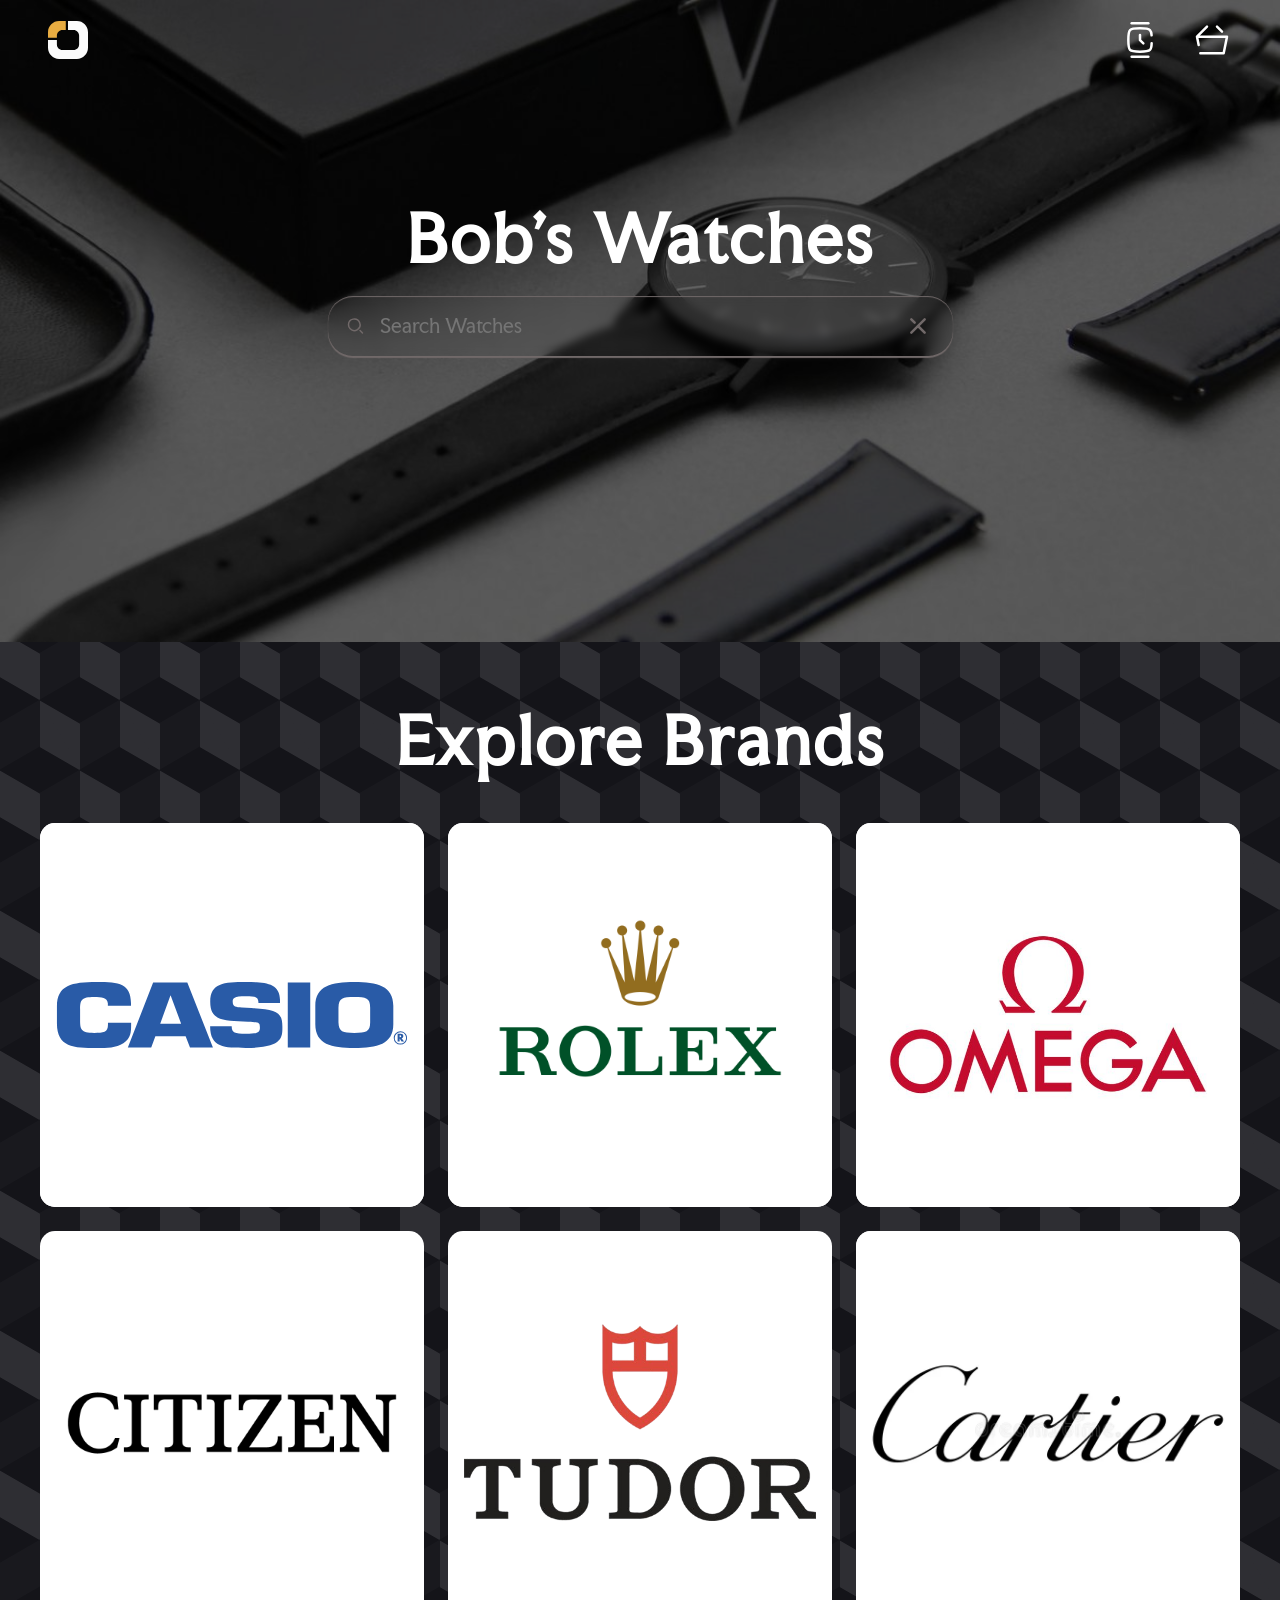
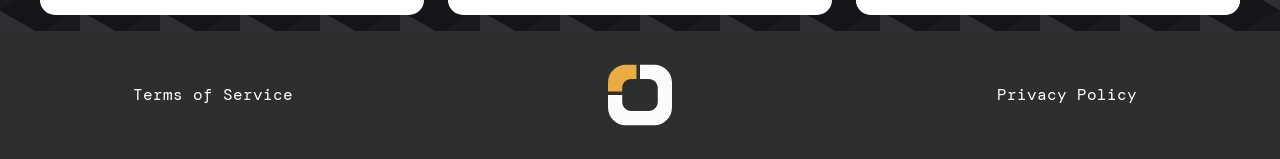
<file: index.html>
<!DOCTYPE html>
<html lang="en">
<head>
    <meta charset="UTF-8">
    <meta name="viewport" content="width=device-width, initial-scale=1.0">
    <title>Bob's Watches</title>
    <link rel="icon" type="image/x-icon" href="src/SVGs/Logo.svg">
    <link rel="stylesheet" href="css/common.css">
    <script src="javascript/common.js" defer></script>

    <link rel="stylesheet" href="css/index.css">
    <script src="javascript/index.js" defer></script>
</head>

<body>
    <nav>
        <a href="index.html">
            <svg width="40" height="40" viewBox="0 0 36 34" xmlns="http://www.w3.org/2000/svg">
            <path d="M16 8H13C10.2386 8 8 10.2386 8 13V15H0V10C3.02726e-06 4.47716 4.47715 1.28603e-07 10 0H16V8Z" fill="#E8AC41"/>
            <path d="M26 0C31.5228 2.57703e-07 36 4.47715 36 10V24C36 29.5228 31.5228 34 26 34H10C4.47715 34 2.25497e-07 29.5228 0 24V17H8V21C8 23.7614 10.2386 26 13 26H23C25.7614 26 28 23.7614 28 21V13C28 10.2386 25.7614 8 23 8H18V0H26Z" fill="#FBFBFB"/>
        </svg>
        </a>
        <div>
            <a onclick="gotoList()">
                <svg width="40" height="40" viewBox="0 0 24 24" fill="none" xmlns="http://www.w3.org/2000/svg">
                <path d="M12 9V12.0769L14 14" stroke="#FBFBFB" stroke-width="1.5" stroke-linecap="round" stroke-linejoin="round"/>
                <path d="M7 2H17" stroke="#FBFBFB" stroke-width="1.5" stroke-linecap="round"/>
                <path d="M7 22H17" stroke="#FBFBFB" stroke-width="1.5" stroke-linecap="round"/>
                <path d="M18.9614 9.2C18.8849 7.66459 18.6565 6.70674 17.9749 6.02513C16.9497 5 15.2998 5 12 5C8.70017 5 7.05025 5 6.02513 6.02513C5 7.05025 5 8.70017 5 12C5 15.2998 5 16.9497 6.02513 17.9749C7.05025 19 8.70017 19 12 19C15.2998 19 16.9497 19 17.9749 17.9749C18.7678 17.1819 18.9474 16.0151 18.9881 14" stroke="#FBFBFB" stroke-width="1.5" stroke-linecap="round"/>
            </svg>
            </a>
            <a href="basket.html">
                <svg width="40" height="40" viewBox="0 0 24 24" fill="none" xmlns="http://www.w3.org/2000/svg">
                <path d="M3 10H21L19 20H5M3 10L4 15M3 10L9 4M18 7L15 4" stroke="#FBFBFB" stroke-width="1.5" stroke-linecap="round" stroke-linejoin="round"/>
            </svg>
            </a>
        </div>
    </nav>

    <article class="hero">
        <img src="src/hero.jpg" alt="hero"/>
        <div class="hero-text">
            <h1>Bob's Watches</h1>
            <div class="search">
                <label for="search">
                    <svg width="25px" height="25px" viewBox="0 -3 25 25" fill="none" xmlns="http://www.w3.org/2000/svg">
                        <path fill-rule="evenodd" clip-rule="evenodd" d="M5.5 10.7655C5.50003 8.01511 7.44296 5.64777 10.1405 5.1113C12.8381 4.57483 15.539 6.01866 16.5913 8.55977C17.6437 11.1009 16.7544 14.0315 14.4674 15.5593C12.1804 17.0871 9.13257 16.7866 7.188 14.8415C6.10716 13.7604 5.49998 12.2942 5.5 10.7655Z" stroke="#000000" stroke-width="1.5" stroke-linecap="round" stroke-linejoin="round"/>
                        <path d="M17.029 16.5295L19.5 19.0005" stroke="#000000" stroke-width="1.5" stroke-linecap="round" stroke-linejoin="round"/>
                    </svg>
                </label>

                <input id="search" type="text" placeholder="Search Watches" maxlength="25"/>

                <div id="x">
                    <svg width="40px" height="40px" viewBox="0 0 24 24" fill="none" xmlns="http://www.w3.org/2000/svg">
                        <path d="M16 8L8 16M12 12L16 16M8 8L10 10M21" stroke="#000000" stroke-width="1.5" stroke-linecap="round" stroke-linejoin="round"/>
                    </svg>
                </div>
            </div>
        </div>
    </article>

    <article class="brands">
        <h1>Explore Brands</h1>
        <div class="brand-list">
            <div class="brand-tile"><a onclick="gotoList('Casio')"> <img src="src/brands/casio.svg" alt="Casio" height="450" width="450"/> </a> </div>
            <div class="brand-tile"><a onclick="gotoList('Rolex')"> <img src="src/brands/rolex.jpg" alt="Rolex" height="450" width="450"/> </a> </div>
            <div class="brand-tile"><a onclick="gotoList('Omega')"> <img src="src/brands/omega.jpg" alt="Omega" height="450" width="450"/> </a> </div>
            <div class="brand-tile"><a onclick="gotoList('Citizen')"> <img src="src/brands/citizen.png" alt="Citizen" height="450" width="450"/> </a> </div>
            <div class="brand-tile"><a onclick="gotoList('Tutor')"> <img src="src/brands/tutors.png" alt="Tutor" height="450" width="450"/> </a> </div>
            <div class="brand-tile"><a onclick="gotoList('Cartier')"> <img src="src/brands/cartier.webp" alt="Cartier" height="450" width="450"/> </a> </div>
        </div>
    </article>

    <footer>
        <div class="f-left">
            <p>Terms of Service</p>
        </div>
        <svg width="64" height="64" viewBox="0 0 36 34" xmlns="http://www.w3.org/2000/svg">
            <path d="M16 8H13C10.2386 8 8 10.2386 8 13V15H0V10C3.02726e-06 4.47716 4.47715 1.28603e-07 10 0H16V8Z" fill="#E8AC41"/>
            <path d="M26 0C31.5228 2.57703e-07 36 4.47715 36 10V24C36 29.5228 31.5228 34 26 34H10C4.47715 34 2.25497e-07 29.5228 0 24V17H8V21C8 23.7614 10.2386 26 13 26H23C25.7614 26 28 23.7614 28 21V13C28 10.2386 25.7614 8 23 8H18V0H26Z" fill="#FBFBFB"/>
        </svg>
        <div class="f-right">
            <p>Privacy Policy</p>
        </div>
    </footer>
</body>
</html>
</file>
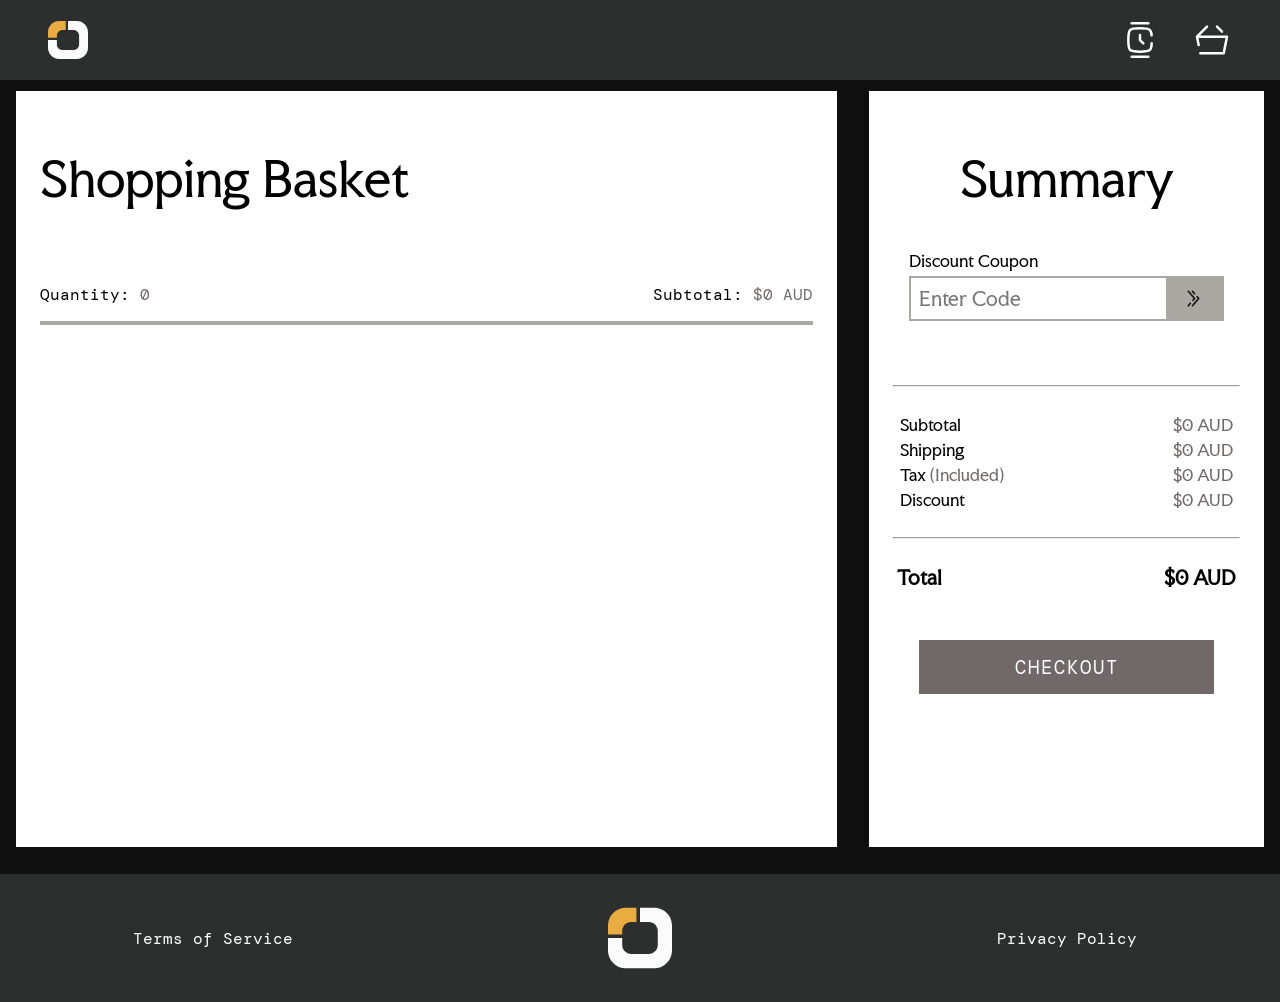
<file: basket.html>
<!DOCTYPE html>
<html lang="en">
<head>
    <meta charset="UTF-8">
    <meta name="viewport" content="width=device-width, initial-scale=1.0">
    <title>Bob's Watches</title>
    <link rel="icon" type="image/x-icon" href="src/SVGs/Logo.svg">
    <link rel="stylesheet" href="css/common.css">
    <script src="javascript/common.js" defer></script>

    <link rel="stylesheet" href="css/basket.css">
    <script src="javascript/basket.js" defer></script>
</head>

<body>
    <nav class="static">
    <a href="index.html">
        <svg width="40" height="40" viewBox="0 0 36 34" xmlns="http://www.w3.org/2000/svg">
            <path d="M16 8H13C10.2386 8 8 10.2386 8 13V15H0V10C3.02726e-06 4.47716 4.47715 1.28603e-07 10 0H16V8Z" fill="#E8AC41"/>
            <path d="M26 0C31.5228 2.57703e-07 36 4.47715 36 10V24C36 29.5228 31.5228 34 26 34H10C4.47715 34 2.25497e-07 29.5228 0 24V17H8V21C8 23.7614 10.2386 26 13 26H23C25.7614 26 28 23.7614 28 21V13C28 10.2386 25.7614 8 23 8H18V0H26Z" fill="#FBFBFB"/>
        </svg>
    </a>
    <div>
        <a onclick="gotoList()">
            <svg width="40" height="40" viewBox="0 0 24 24" fill="none" xmlns="http://www.w3.org/2000/svg">
                <path d="M12 9V12.0769L14 14" stroke="#FBFBFB" stroke-width="1.5" stroke-linecap="round" stroke-linejoin="round"/>
                <path d="M7 2H17" stroke="#FBFBFB" stroke-width="1.5" stroke-linecap="round"/>
                <path d="M7 22H17" stroke="#FBFBFB" stroke-width="1.5" stroke-linecap="round"/>
                <path d="M18.9614 9.2C18.8849 7.66459 18.6565 6.70674 17.9749 6.02513C16.9497 5 15.2998 5 12 5C8.70017 5 7.05025 5 6.02513 6.02513C5 7.05025 5 8.70017 5 12C5 15.2998 5 16.9497 6.02513 17.9749C7.05025 19 8.70017 19 12 19C15.2998 19 16.9497 19 17.9749 17.9749C18.7678 17.1819 18.9474 16.0151 18.9881 14" stroke="#FBFBFB" stroke-width="1.5" stroke-linecap="round"/>
            </svg>
        </a>
        <a href="basket.html">
            <svg width="40" height="40" viewBox="0 0 24 24" fill="none" xmlns="http://www.w3.org/2000/svg">
                <path d="M3 10H21L19 20H5M3 10L4 15M3 10L9 4M18 7L15 4" stroke="#FBFBFB" stroke-width="1.5" stroke-linecap="round" stroke-linejoin="round"/>
            </svg>
        </a>
    </div>
</nav>

    <main>
        <article class="list">
            <h1 id="title">Shopping Basket</h1>
            <br>
            <div id="items">
                <div class="overview">
                    <p>Quantity: <span id="quantity">0</span></p>
                    <p>Subtotal: <span id="sub">$0</span></p>
                </div>
                <ul>
                    <li id="b0">
                        <img src="src/Watch-Images/speed-front.avif" alt="Product"/>
                        <div class="left">
                            <h2 class="title">Title</h2>
                            <h3 class="brand">Brand</h3>
                        </div>

                        <div class="right">
                            <h3 class="year">Year</h3>
                            <h2 class="price">Price</h2>
                        </div>

                        <div class="close" onclick="remove(0)">
                            <svg width="80px" height="80px" viewBox="0 0 24 24" fill="none" xmlns="http://www.w3.org/2000/svg">
                                <path d="M16 8L8 16M12 12L16 16M8 8L10 10M21" stroke="#000000" stroke-width="1.5" stroke-linecap="round" stroke-linejoin="round"/>
                            </svg>
                        </div>
                    </li>
                    <li id="b1">
                        <img src="src/Watch-Images/speed-front.avif" alt="Product"/>
                        <div class="left">
                            <h2 class="title">Title</h2>
                            <h3 class="brand">Brand</h3>
                        </div>

                        <div class="right">
                            <h3 class="year">Year</h3>
                            <h2 class="price">Price</h2>
                        </div>

                        <div class="close" onclick="remove(1)">
                            <svg width="80px" height="80px" viewBox="0 0 24 24" fill="none" xmlns="http://www.w3.org/2000/svg">
                                <path d="M16 8L8 16M12 12L16 16M8 8L10 10M21" stroke="#000000" stroke-width="1.5" stroke-linecap="round" stroke-linejoin="round"/>
                            </svg>
                        </div>
                    </li>
                    <li id="b2">
                        <img src="src/Watch-Images/speed-front.avif" alt="Product"/>
                        <div class="left">
                            <h2 class="title">Title</h2>
                            <h3 class="brand">Brand</h3>
                        </div>

                        <div class="right">
                            <h3 class="year">Year</h3>
                            <h2 class="price">Price</h2>
                        </div>

                        <div class="close" onclick="remove(2)">
                            <svg width="80px" height="80px" viewBox="0 0 24 24" fill="none" xmlns="http://www.w3.org/2000/svg">
                                <path d="M16 8L8 16M12 12L16 16M8 8L10 10M21" stroke="#000000" stroke-width="1.5" stroke-linecap="round" stroke-linejoin="round"/>
                            </svg>
                        </div>
                    </li>
                    <li id="b3">
                        <img src="src/Watch-Images/speed-front.avif" alt="Product"/>
                        <div class="left">
                            <h2 class="title">Title</h2>
                            <h3 class="brand">Brand</h3>
                        </div>

                        <div class="right">
                            <h3 class="year">Year</h3>
                            <h2 class="price">Price</h2>
                        </div>

                        <div class="close" onclick="remove(3)">
                            <svg width="80px" height="80px" viewBox="0 0 24 24" fill="none" xmlns="http://www.w3.org/2000/svg">
                                <path d="M16 8L8 16M12 12L16 16M8 8L10 10M21" stroke="#000000" stroke-width="1.5" stroke-linecap="round" stroke-linejoin="round"/>
                            </svg>
                        </div>
                    </li>
                    <li id="b4">
                        <img src="src/Watch-Images/speed-front.avif" alt="Product"/>
                        <div class="left">
                            <h2 class="title">Title</h2>
                            <h3 class="brand">Brand</h3>
                        </div>

                        <div class="right">
                            <h3 class="year">Year</h3>
                            <h2 class="price">Price</h2>
                        </div>

                        <div class="close" onclick="remove(4)">
                            <svg width="80px" height="80px" viewBox="0 0 24 24" fill="none" xmlns="http://www.w3.org/2000/svg">
                                <path d="M16 8L8 16M12 12L16 16M8 8L10 10M21" stroke="#000000" stroke-width="1.5" stroke-linecap="round" stroke-linejoin="round"/>
                            </svg>
                        </div>
                    </li>
                </ul>
            </div>

            <div id="order">
                <div class="field">
                    <label for="name">Full Name</label>
                    <input type="text" id="name" placeholder="Name" onkeydown="checkFields()" onkeyup="checkFields()"/>
                </div>
                <div class="field">
                    <label for="email">Email</label>
                    <input type="text" id="email" placeholder="John@email.com" onkeydown="checkFields()" onkeyup="checkFields()"/>
                </div>
                <div class="field">
                    <label for="phone">Phone</label>
                    <input type="text" id="phone" placeholder="Phone" onkeydown="checkFields()" onkeyup="checkFields()"/>
                </div>
                <div class="field">
                    <label for="address">Address</label>
                    <input type="text" id="address" placeholder="Address" onkeydown="checkFields()" onkeyup="checkFields()"/>
                </div>
                <br>
                <div class="field">
                    <label for="card">Card Number</label>
                    <input type="text" id="card" placeholder="Card Number" onkeydown="checkFields()" onkeyup="checkFields()"/>
                </div>
                <div class="field">
                    <label for="expire">Card Expiration</label>
                    <input type="text" id="expire" placeholder="Card Expiration " onkeydown="checkFields()" onkeyup="checkFields()"/>
                </div>
                <div class="field">
                    <label for="cvv">CVV</label>
                    <input type="text" id="cvv" placeholder="CVV" onkeydown="checkFields()" onkeyup="checkFields()"/>
                </div>
            </div>

        </article>

        <article class="summary">
            <h1>Summary</h1>

            <section class="discount">
                <label for="code">Discount Coupon</label>
                <div class="d-entry">
                    <input id="code" type="text" placeholder="Enter Code">
                    <button onclick="calculateTotal()">
                        <svg width="25px" height="25px" viewBox="0 0 24 24" fill="none" xmlns="http://www.w3.org/2000/svg">
                            <path d="M11 19L17 12L15.5 10.25M11 5L13 7.33333" stroke="#1C274C" stroke-width="1.5" stroke-linecap="round" stroke-linejoin="round"/>
                            <path d="M7 5L13 12L11.5 13.75M7 19L9 16.6667" stroke="#1C274C" stroke-width="1.5" stroke-linecap="round" stroke-linejoin="round"/>
                        </svg>
                    </button>
                </div>
                <p id="msg"></p>
            </section>
            <hr>

            <table>
                <tr>
                    <td class="label">Subtotal</td>
                    <td class="value" id="subtotal">$X,XXX</td>
                </tr>
                <tr>
                    <td class="label">Shipping</td>
                    <td class="value" id="shipping">$X,XXX</td>
                </tr>
                <tr>
                    <td class="label">Tax <span style="color: var(--dim)">(Included)</span></td>
                    <td class="value" id="tax">$X,XXX</td>
                </tr>
                <tr>
                    <td class="label">Discount <span id="percent">-</span></td>
                    <td class="value" id="discount">$X,XXX</td>
                </tr>
            </table>
            <hr>

            <section class="checkout">
                <div class="total">
                    <h3>Total</h3>
                    <h3 id="total">$Z,ZZZ</h3>
                </div>

                <button id="buy" onclick="proceed()">
                    CHECKOUT
                </button>
            </section>
        </article>
    </main>

    <footer>
        <div class="f-left">
            <p>Terms of Service</p>
        </div>
        <svg width="64" height="64" viewBox="0 0 36 34" xmlns="http://www.w3.org/2000/svg">
            <path d="M16 8H13C10.2386 8 8 10.2386 8 13V15H0V10C3.02726e-06 4.47716 4.47715 1.28603e-07 10 0H16V8Z" fill="#E8AC41"/>
            <path d="M26 0C31.5228 2.57703e-07 36 4.47715 36 10V24C36 29.5228 31.5228 34 26 34H10C4.47715 34 2.25497e-07 29.5228 0 24V17H8V21C8 23.7614 10.2386 26 13 26H23C25.7614 26 28 23.7614 28 21V13C28 10.2386 25.7614 8 23 8H18V0H26Z" fill="#FBFBFB"/>
        </svg>
        <div class="f-right">
            <p>Privacy Policy</p>
        </div>
    </footer>

</body>
</html>
</file>
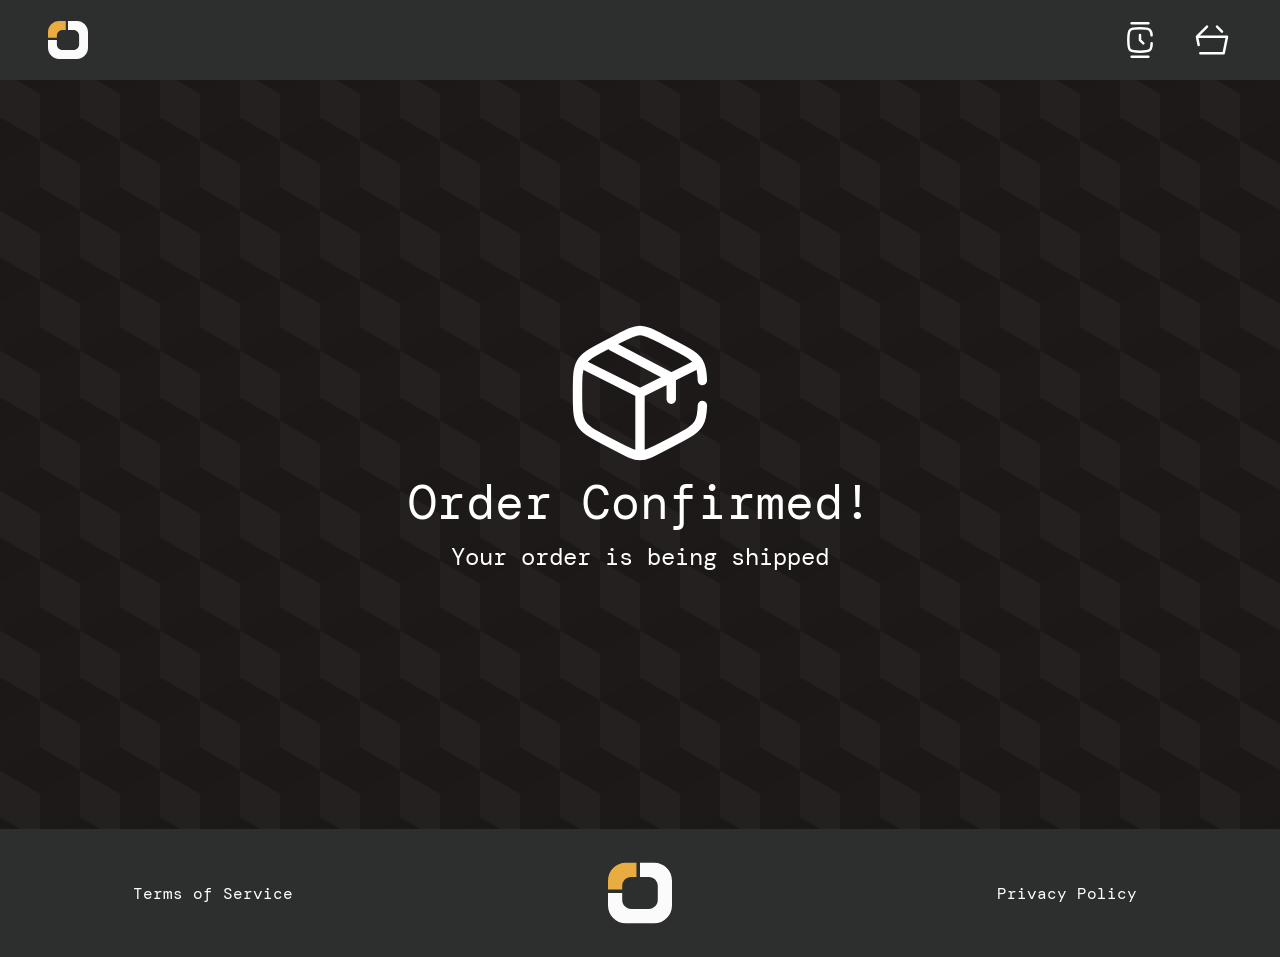
<file: confirmation.html>
<!DOCTYPE html>
<html lang="en">
<head>
    <meta charset="UTF-8">
    <meta name="viewport" content="width=device-width, initial-scale=1.0">
    <title>Bob's Watches</title>
    <link rel="icon" type="image/x-icon" href="src/SVGs/Logo.svg">
    <link rel="stylesheet" href="css/common.css">
    <script src="javascript/common.js" defer></script>

    <link rel="stylesheet" href="css/confirmation.css">
</head>

<body>
    <nav class="static">
    <a href="index.html">
        <svg width="40" height="40" viewBox="0 0 36 34" xmlns="http://www.w3.org/2000/svg">
            <path d="M16 8H13C10.2386 8 8 10.2386 8 13V15H0V10C3.02726e-06 4.47716 4.47715 1.28603e-07 10 0H16V8Z" fill="#E8AC41"/>
            <path d="M26 0C31.5228 2.57703e-07 36 4.47715 36 10V24C36 29.5228 31.5228 34 26 34H10C4.47715 34 2.25497e-07 29.5228 0 24V17H8V21C8 23.7614 10.2386 26 13 26H23C25.7614 26 28 23.7614 28 21V13C28 10.2386 25.7614 8 23 8H18V0H26Z" fill="#FBFBFB"/>
        </svg>
    </a>
    <div>
        <a onclick="gotoList()">
            <svg width="40" height="40" viewBox="0 0 24 24" fill="none" xmlns="http://www.w3.org/2000/svg">
                <path d="M12 9V12.0769L14 14" stroke="#FBFBFB" stroke-width="1.5" stroke-linecap="round" stroke-linejoin="round"/>
                <path d="M7 2H17" stroke="#FBFBFB" stroke-width="1.5" stroke-linecap="round"/>
                <path d="M7 22H17" stroke="#FBFBFB" stroke-width="1.5" stroke-linecap="round"/>
                <path d="M18.9614 9.2C18.8849 7.66459 18.6565 6.70674 17.9749 6.02513C16.9497 5 15.2998 5 12 5C8.70017 5 7.05025 5 6.02513 6.02513C5 7.05025 5 8.70017 5 12C5 15.2998 5 16.9497 6.02513 17.9749C7.05025 19 8.70017 19 12 19C15.2998 19 16.9497 19 17.9749 17.9749C18.7678 17.1819 18.9474 16.0151 18.9881 14" stroke="#FBFBFB" stroke-width="1.5" stroke-linecap="round"/>
            </svg>
        </a>
        <a href="basket.html">
            <svg width="40" height="40" viewBox="0 0 24 24" fill="none" xmlns="http://www.w3.org/2000/svg">
                <path d="M3 10H21L19 20H5M3 10L4 15M3 10L9 4M18 7L15 4" stroke="#FBFBFB" stroke-width="1.5" stroke-linecap="round" stroke-linejoin="round"/>
            </svg>
        </a>
    </div>
</nav>
    <main>
        <svg width="150px" height="150px" viewBox="0 0 24 24" fill="none" xmlns="http://www.w3.org/2000/svg">
            <path d="M21.9844 10C21.9473 8.68893 21.8226 7.85305 21.4026 7.13974C20.8052 6.12523 19.7294 5.56066 17.5777 4.43152L15.5777 3.38197C13.8221 2.46066 12.9443 2 12 2C11.0557 2 10.1779 2.46066 8.42229 3.38197L6.42229 4.43152C4.27063 5.56066 3.19479 6.12523 2.5974 7.13974C2 8.15425 2 9.41667 2 11.9415V12.0585C2 14.5833 2 15.8458 2.5974 16.8603C3.19479 17.8748 4.27063 18.4393 6.42229 19.5685L8.42229 20.618C10.1779 21.5393 11.0557 22 12 22C12.9443 22 13.8221 21.5393 15.5777 20.618L17.5777 19.5685C19.7294 18.4393 20.8052 17.8748 21.4026 16.8603C21.8226 16.1469 21.9473 15.3111 21.9844 14" stroke="#1C274C" stroke-width="1.5" stroke-linecap="round"/>
            <path d="M21 7.5L17 9.5M12 12L3 7.5M12 12V21.5M12 12C12 12 14.7426 10.6287 16.5 9.75C16.6953 9.65237 17 9.5 17 9.5M17 9.5V13M17 9.5L7.5 4.5" stroke="#1C274C" stroke-width="1.5" stroke-linecap="round"/>
        </svg>
        <h1>Order Confirmed!</h1>
        <h2>Your order is being shipped</h2>
    </main>

    <footer>
        <div class="f-left">
            <p>Terms of Service</p>
        </div>
        <svg width="64" height="64" viewBox="0 0 36 34" xmlns="http://www.w3.org/2000/svg">
            <path d="M16 8H13C10.2386 8 8 10.2386 8 13V15H0V10C3.02726e-06 4.47716 4.47715 1.28603e-07 10 0H16V8Z" fill="#E8AC41"/>
            <path d="M26 0C31.5228 2.57703e-07 36 4.47715 36 10V24C36 29.5228 31.5228 34 26 34H10C4.47715 34 2.25497e-07 29.5228 0 24V17H8V21C8 23.7614 10.2386 26 13 26H23C25.7614 26 28 23.7614 28 21V13C28 10.2386 25.7614 8 23 8H18V0H26Z" fill="#FBFBFB"/>
        </svg>
        <div class="f-right">
            <p>Privacy Policy</p>
        </div>
    </footer>
</body>
</html>
</file>
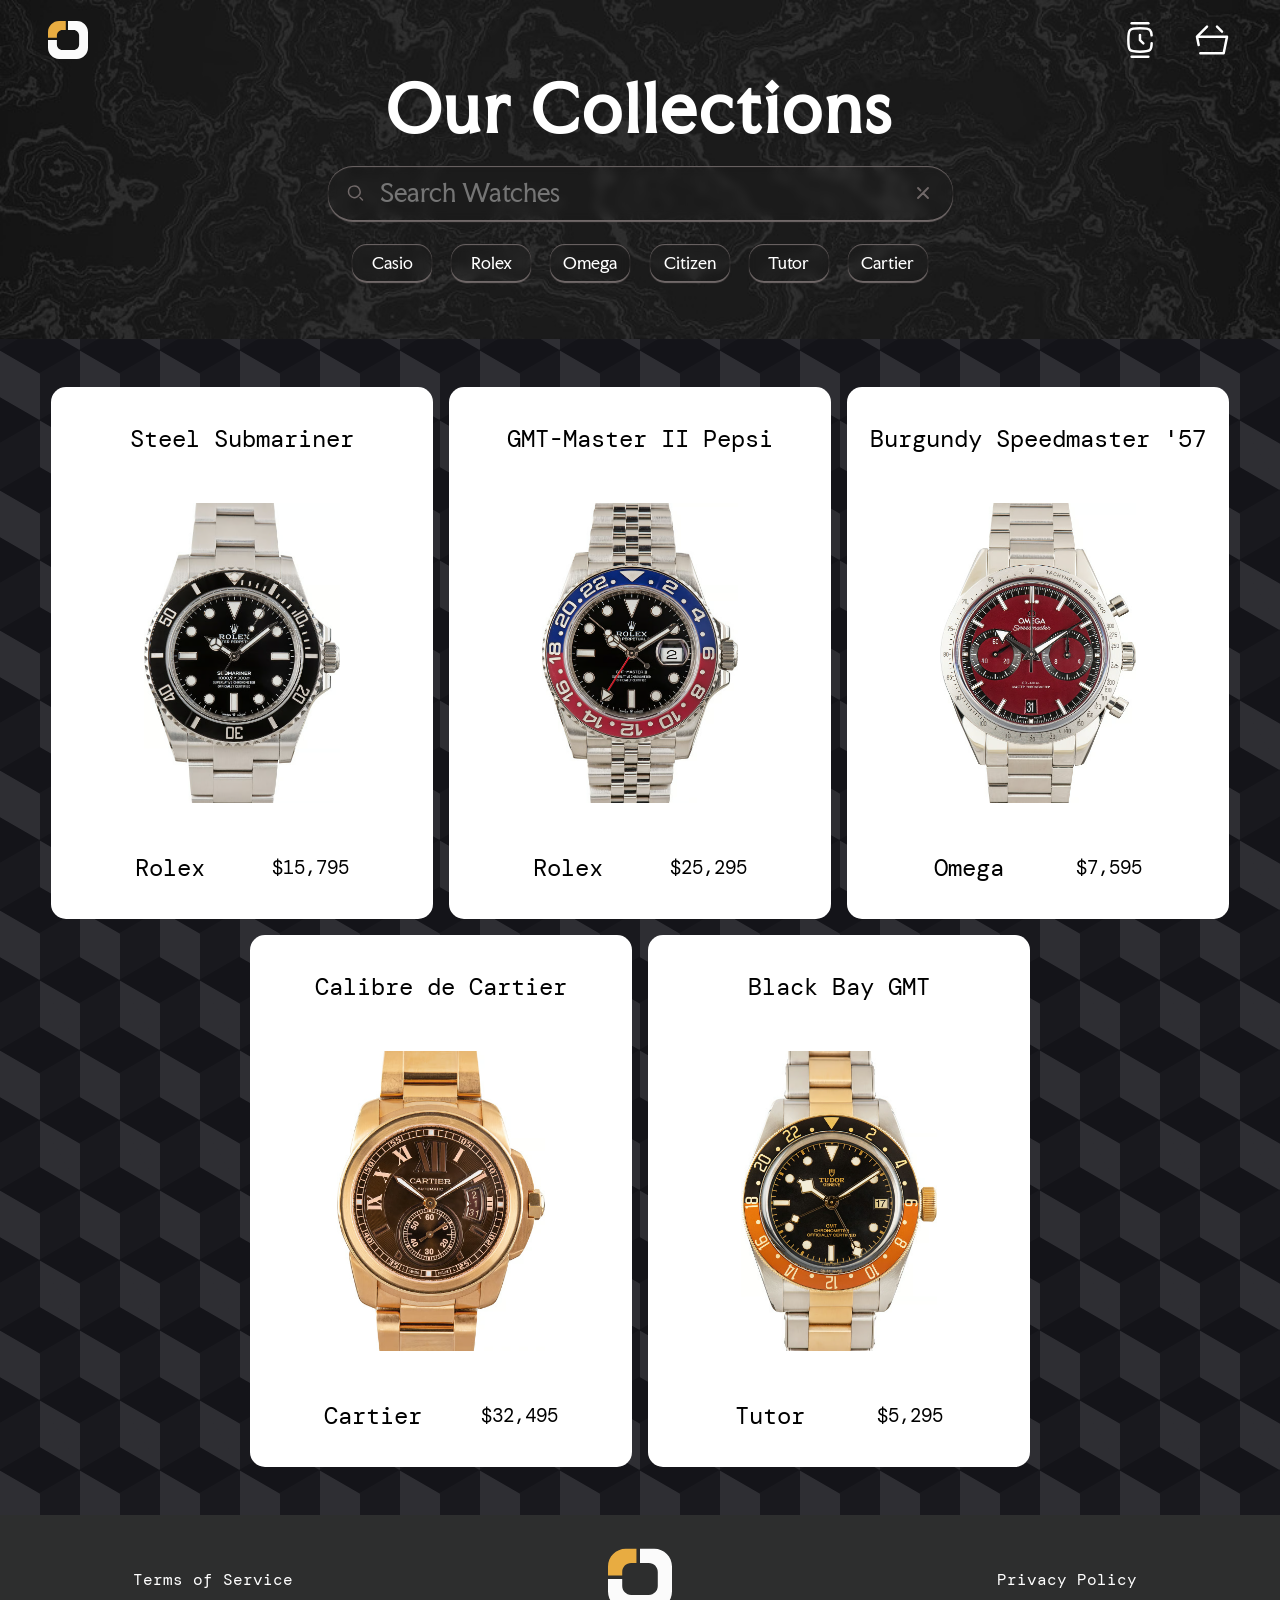
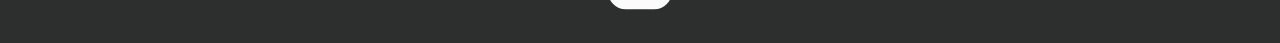
<file: list.html>
<!DOCTYPE html>
<html lang="en">
<head>
    <meta charset="UTF-8">
    <meta name="viewport" content="width=device-width, initial-scale=1.0">
    <title>Bob's Watches</title>
    <link rel="icon" type="image/x-icon" href="src/SVGs/Logo.svg">
    <link rel="stylesheet" href="css/common.css">
    <script src="javascript/common.js" defer></script>

    <link rel="stylesheet" href="css/list.css">
    <script src="javascript/list.js" defer></script>
</head>

<body>
    <nav>
    <a href="index.html">
        <svg width="40" height="40" viewBox="0 0 36 34" xmlns="http://www.w3.org/2000/svg">
            <path d="M16 8H13C10.2386 8 8 10.2386 8 13V15H0V10C3.02726e-06 4.47716 4.47715 1.28603e-07 10 0H16V8Z" fill="#E8AC41"/>
            <path d="M26 0C31.5228 2.57703e-07 36 4.47715 36 10V24C36 29.5228 31.5228 34 26 34H10C4.47715 34 2.25497e-07 29.5228 0 24V17H8V21C8 23.7614 10.2386 26 13 26H23C25.7614 26 28 23.7614 28 21V13C28 10.2386 25.7614 8 23 8H18V0H26Z" fill="#FBFBFB"/>
        </svg>
    </a>
    <div>
        <a onclick="gotoList()">
            <svg width="40" height="40" viewBox="0 0 24 24" fill="none" xmlns="http://www.w3.org/2000/svg">
                <path d="M12 9V12.0769L14 14" stroke="#FBFBFB" stroke-width="1.5" stroke-linecap="round" stroke-linejoin="round"/>
                <path d="M7 2H17" stroke="#FBFBFB" stroke-width="1.5" stroke-linecap="round"/>
                <path d="M7 22H17" stroke="#FBFBFB" stroke-width="1.5" stroke-linecap="round"/>
                <path d="M18.9614 9.2C18.8849 7.66459 18.6565 6.70674 17.9749 6.02513C16.9497 5 15.2998 5 12 5C8.70017 5 7.05025 5 6.02513 6.02513C5 7.05025 5 8.70017 5 12C5 15.2998 5 16.9497 6.02513 17.9749C7.05025 19 8.70017 19 12 19C15.2998 19 16.9497 19 17.9749 17.9749C18.7678 17.1819 18.9474 16.0151 18.9881 14" stroke="#FBFBFB" stroke-width="1.5" stroke-linecap="round"/>
            </svg>
        </a>
        <a href="basket.html">
            <svg width="40" height="40" viewBox="0 0 24 24" fill="none" xmlns="http://www.w3.org/2000/svg">
                <path d="M3 10H21L19 20H5M3 10L4 15M3 10L9 4M18 7L15 4" stroke="#FBFBFB" stroke-width="1.5" stroke-linecap="round" stroke-linejoin="round"/>
            </svg>
        </a>
    </div>
</nav>

    <article class="hero">
        <img src="src/damascus.jpg" alt="hero"/>

        <div class="hero-text">
            <h1>Our Collections</h1>

            <div class="search">
                <label for="search">
                    <svg width="25px" height="25px" viewBox="0 -3 25 25" fill="none" xmlns="http://www.w3.org/2000/svg">
                        <path fill-rule="evenodd" clip-rule="evenodd" d="M5.5 10.7655C5.50003 8.01511 7.44296 5.64777 10.1405 5.1113C12.8381 4.57483 15.539 6.01866 16.5913 8.55977C17.6437 11.1009 16.7544 14.0315 14.4674 15.5593C12.1804 17.0871 9.13257 16.7866 7.188 14.8415C6.10716 13.7604 5.49998 12.2942 5.5 10.7655Z" stroke="#000000" stroke-width="1.5" stroke-linecap="round" stroke-linejoin="round"/>
                        <path d="M17.029 16.5295L19.5 19.0005" stroke="#000000" stroke-width="1.5" stroke-linecap="round" stroke-linejoin="round"/>
                    </svg></label>
                <input id="search" type="text" placeholder="Search Watches" maxlength="40" onkeyup="applySearch()"/>
                <div id="x">
                    <svg width="30px" height="30px" viewBox="0 0 24 24" fill="none" xmlns="http://www.w3.org/2000/svg">
                        <path d="M16 8L8 16M12 12L16 16M8 8L10 10M21" stroke="#000000" stroke-width="1.5" stroke-linecap="round" stroke-linejoin="round"/>
                    </svg>
                </div>
            </div>

            <div class="option-list">
                <a class="option" onclick="fillSearch('Casio')">Casio</a>
                <a class="option" onclick="fillSearch('Rolex')">Rolex</a>
                <a class="option" onclick="fillSearch('Omega')">Omega</a>
                <a class="option" onclick="fillSearch('Citizen')">Citizen</a>
                <a class="option" onclick="fillSearch('Tutor')">Tutor</a>
                <a class="option" onclick="fillSearch('Cartier')">Cartier</a>
            </div>
        </div>

    </article>

    <article class="collection">

        <div class="product" onclick="gotoProduct(0)" id="0">
            <h1>watch</h1>
            <div class="product-image">
                <img src="src/Watch-Images/speed-front.avif" alt="watch" height="300">
            </div>
            <div class="product-info">
                <h2>brand</h2>
                <h3>price</h3>
            </div>
        </div>
        <div class="product" onclick="gotoProduct(1)" id="1">
            <h1>watch</h1>
            <div class="product-image">
                <img src="src/Watch-Images/speed-front.avif" alt="watch" height="300">
            </div>
            <div class="product-info">
                <h2>brand</h2>
                <h3>price</h3>
            </div>
        </div>
        <div class="product" onclick="gotoProduct(2)" id="2">
            <h1>watch</h1>
            <div class="product-image">
                <img src="src/Watch-Images/speed-front.avif" alt="watch" height="300">
            </div>
            <div class="product-info">
                <h2>brand</h2>
                <h3>price</h3>
            </div>
        </div>
        <div class="product" onclick="gotoProduct(3)" id="3">
            <h1>watch</h1>
            <div class="product-image">
                <img src="src/Watch-Images/speed-front.avif" alt="watch" height="300">
            </div>
            <div class="product-info">
                <h2>brand</h2>
                <h3>price</h3>
            </div>
        </div>
        <div class="product" onclick="gotoProduct(4)" id="4">
            <h1>watch</h1>
            <div class="product-image">
                <img src="src/Watch-Images/speed-front.avif" alt="watch" height="300">
            </div>
            <div class="product-info">
                <h2>brand</h2>
                <h3>price</h3>
            </div>
        </div>

    </article>

    <footer>
        <div class="f-left">
            <p>Terms of Service</p>
        </div>
        <svg width="64" height="64" viewBox="0 0 36 34" xmlns="http://www.w3.org/2000/svg">
            <path d="M16 8H13C10.2386 8 8 10.2386 8 13V15H0V10C3.02726e-06 4.47716 4.47715 1.28603e-07 10 0H16V8Z" fill="#E8AC41"/>
            <path d="M26 0C31.5228 2.57703e-07 36 4.47715 36 10V24C36 29.5228 31.5228 34 26 34H10C4.47715 34 2.25497e-07 29.5228 0 24V17H8V21C8 23.7614 10.2386 26 13 26H23C25.7614 26 28 23.7614 28 21V13C28 10.2386 25.7614 8 23 8H18V0H26Z" fill="#FBFBFB"/>
        </svg>
        <div class="f-right">
            <p>Privacy Policy</p>
        </div>
    </footer>
</body>
</html>
</file>
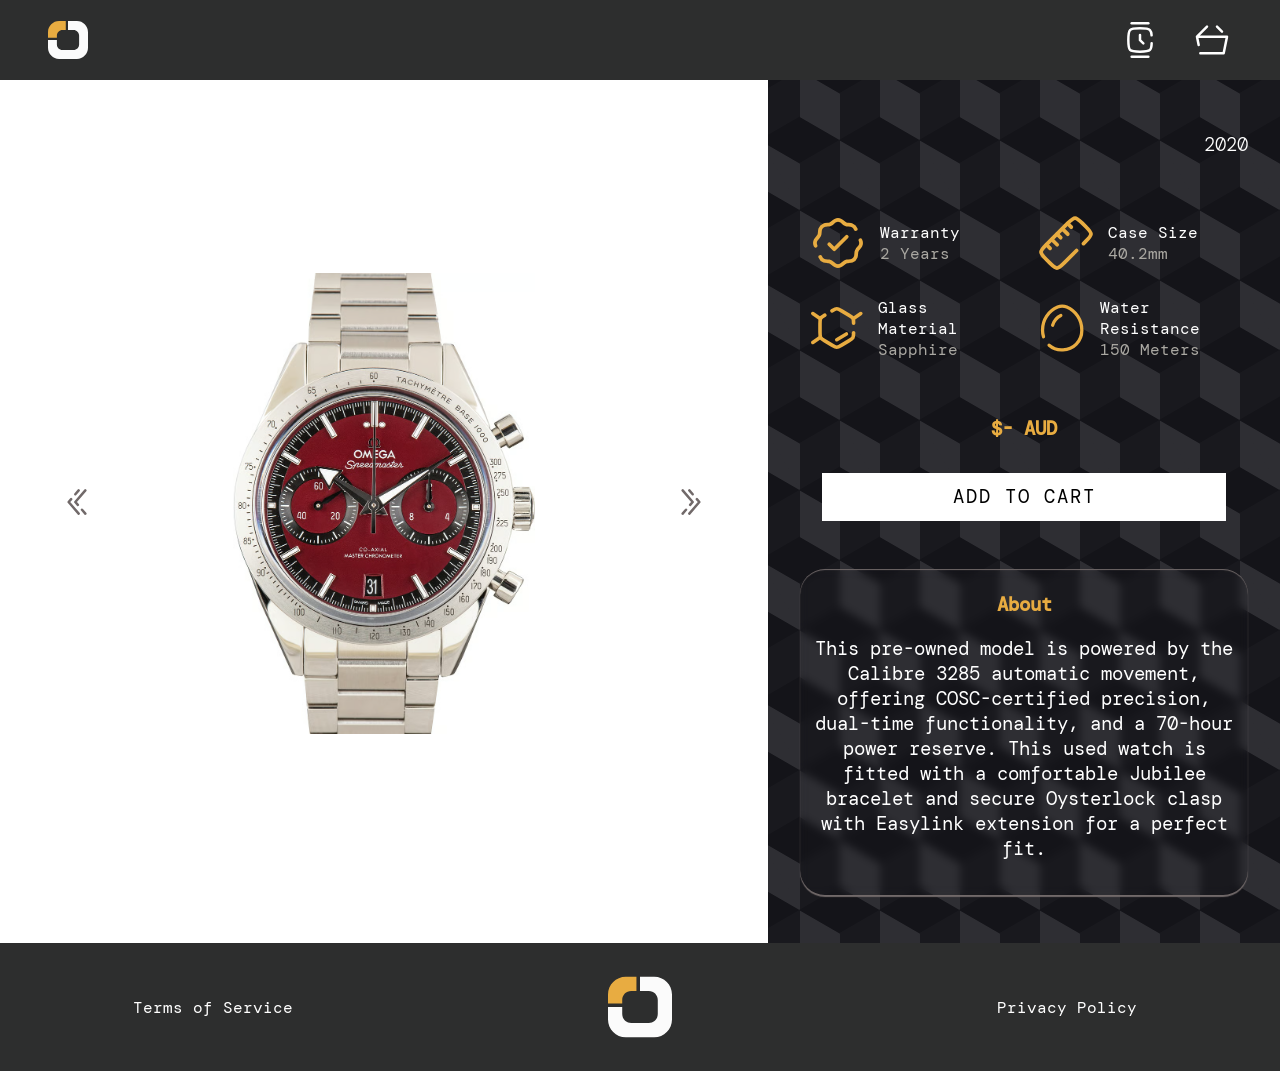
<file: product.html>
<!DOCTYPE html>
<html lang="en">
<head>
    <meta charset="UTF-8">
    <meta name="viewport" content="width=device-width, initial-scale=1.0">
    <title>Bob's Watches</title>
    <link rel="icon" type="image/x-icon" href="src/SVGs/Logo.svg">
    <link rel="stylesheet" href="css/common.css">
    <script src="javascript/common.js" defer></script>

    <link rel="stylesheet" href="css/product.css">
    <script src="javascript/product.js" defer></script>
</head>

<body>
    <nav class="static">
    <a href="index.html">
        <svg width="40" height="40" viewBox="0 0 36 34" xmlns="http://www.w3.org/2000/svg">
            <path d="M16 8H13C10.2386 8 8 10.2386 8 13V15H0V10C3.02726e-06 4.47716 4.47715 1.28603e-07 10 0H16V8Z" fill="#E8AC41"/>
            <path d="M26 0C31.5228 2.57703e-07 36 4.47715 36 10V24C36 29.5228 31.5228 34 26 34H10C4.47715 34 2.25497e-07 29.5228 0 24V17H8V21C8 23.7614 10.2386 26 13 26H23C25.7614 26 28 23.7614 28 21V13C28 10.2386 25.7614 8 23 8H18V0H26Z" fill="#FBFBFB"/>
        </svg>
    </a>
    <div>
        <a onclick="gotoList()">
            <svg width="40" height="40" viewBox="0 0 24 24" fill="none" xmlns="http://www.w3.org/2000/svg">
                <path d="M12 9V12.0769L14 14" stroke="#FBFBFB" stroke-width="1.5" stroke-linecap="round" stroke-linejoin="round"/>
                <path d="M7 2H17" stroke="#FBFBFB" stroke-width="1.5" stroke-linecap="round"/>
                <path d="M7 22H17" stroke="#FBFBFB" stroke-width="1.5" stroke-linecap="round"/>
                <path d="M18.9614 9.2C18.8849 7.66459 18.6565 6.70674 17.9749 6.02513C16.9497 5 15.2998 5 12 5C8.70017 5 7.05025 5 6.02513 6.02513C5 7.05025 5 8.70017 5 12C5 15.2998 5 16.9497 6.02513 17.9749C7.05025 19 8.70017 19 12 19C15.2998 19 16.9497 19 17.9749 17.9749C18.7678 17.1819 18.9474 16.0151 18.9881 14" stroke="#FBFBFB" stroke-width="1.5" stroke-linecap="round"/>
            </svg>
        </a>
        <a href="basket.html">
            <svg width="40" height="40" viewBox="0 0 24 24" fill="none" xmlns="http://www.w3.org/2000/svg">
                <path d="M3 10H21L19 20H5M3 10L4 15M3 10L9 4M18 7L15 4" stroke="#FBFBFB" stroke-width="1.5" stroke-linecap="round" stroke-linejoin="round"/>
            </svg>
        </a>
    </div>
</nav>

    <main>
        <section class="image">
            <div class="slider" onclick="imgScroll(false)">
                <svg width="40px" height="40px" viewBox="0 0 24 24" fill="none" xmlns="http://www.w3.org/2000/svg">
                    <path d="M13 19L7 12L8.5 10.25M13 5L11 7.33333" stroke="#1C274C" stroke-width="1.5" stroke-linecap="round" stroke-linejoin="round"/>
                    <path d="M17 5L11 12L12.5 13.75M17 19L15 16.6667" stroke="#1C274C" stroke-width="1.5" stroke-linecap="round" stroke-linejoin="round"/>
                </svg>
            </div>

            <div class="frame">
                <img src="src/Watch-Images/speed-front.avif" alt="product" id="img">
            </div>

            <div class="slider" onclick="imgScroll(true)">
                <svg width="40px" height="40px" viewBox="0 0 24 24" fill="none" xmlns="http://www.w3.org/2000/svg">
                    <path d="M11 19L17 12L15.5 10.25M11 5L13 7.33333" stroke="#1C274C" stroke-width="1.5" stroke-linecap="round" stroke-linejoin="round"/>
                    <path d="M7 5L13 12L11.5 13.75M7 19L9 16.6667" stroke="#1C274C" stroke-width="1.5" stroke-linecap="round" stroke-linejoin="round"/>
                </svg>
            </div>

        </section>
        <section class="info">
            <div class="info-header" id="info-header">
                <h1></h1>
                <div class="sub">
                    <h2 id="brand"></h2>
                    <h2 id="year">2020</h2>
                </div>
            </div>

            <div class="info-facts">
                <div class="point">
                    <svg width="60px" height="60px" viewBox="0 0 24 24" fill="none" xmlns="http://www.w3.org/2000/svg">
                        <path d="M8.5 12.5L10.5 14.5L15.5 9.5" stroke="#1C274C" stroke-width="1.5" stroke-linecap="round" stroke-linejoin="round"/>
                        <path d="M3.02907 13.0776C2.7032 12.3958 2.7032 11.6032 3.02907 10.9214C3.16997 10.6266 3.41023 10.3447 3.89076 9.78084C4.08201 9.55642 4.17764 9.44421 4.25796 9.32437C4.44209 9.04965 4.56988 8.74114 4.63393 8.41669C4.66188 8.27515 4.6736 8.12819 4.69706 7.83426C4.75599 7.09576 4.78546 6.72651 4.89427 6.41844C5.14594 5.70591 5.7064 5.14546 6.41893 4.89378C6.72699 4.78497 7.09625 4.7555 7.83475 4.69657C8.12868 4.67312 8.27564 4.66139 8.41718 4.63344C8.74163 4.56939 9.05014 4.4416 9.32485 4.25747C9.4447 4.17715 9.55691 4.08152 9.78133 3.89027C10.3452 3.40974 10.6271 3.16948 10.9219 3.02859C11.6037 2.70271 12.3963 2.70271 13.0781 3.02859C13.3729 3.16948 13.6548 3.40974 14.2187 3.89027C14.4431 4.08152 14.5553 4.17715 14.6752 4.25747C14.9499 4.4416 15.2584 4.56939 15.5828 4.63344C15.7244 4.66139 15.8713 4.67312 16.1653 4.69657C16.9038 4.7555 17.273 4.78497 17.5811 4.89378C18.2936 5.14546 18.8541 5.70591 19.1058 6.41844M4.89427 17.5806C5.14594 18.2931 5.7064 18.8536 6.41893 19.1053C6.72699 19.2141 7.09625 19.2435 7.83475 19.3025C8.12868 19.3259 8.27564 19.3377 8.41718 19.3656C8.74163 19.4297 9.05014 19.5574 9.32485 19.7416C9.44469 19.8219 9.55691 19.9175 9.78133 20.1088C10.3452 20.5893 10.6271 20.8296 10.9219 20.9705C11.6037 21.2963 12.3963 21.2963 13.0781 20.9705C13.3729 20.8296 13.6548 20.5893 14.2187 20.1088C14.4431 19.9175 14.5553 19.8219 14.6752 19.7416C14.9499 19.5574 15.2584 19.4297 15.5828 19.3656C15.7244 19.3377 15.8713 19.3259 16.1653 19.3025C16.9038 19.2435 17.273 19.2141 17.5811 19.1053C18.2936 18.8536 18.8541 18.2931 19.1058 17.5806C19.2146 17.2725 19.244 16.9033 19.303 16.1648C19.3264 15.8709 19.3381 15.7239 19.3661 15.5824C19.4301 15.2579 19.5579 14.9494 19.7421 14.6747C19.8224 14.5548 19.918 14.4426 20.1093 14.2182C20.5898 13.6543 20.8301 13.3724 20.971 13.0776C21.2968 12.3958 21.2968 11.6032 20.971 10.9214" stroke="#1C274C" stroke-width="1.5" stroke-linecap="round"/>
                    </svg>
                    <div class="point-text">
                        <h1>Warranty</h1>
                        <h2>2 Years</h2>
                    </div>
                </div>
                <div class="point">
                    <svg width="60px" height="60px" viewBox="0 0 24 24" fill="none" xmlns="http://www.w3.org/2000/svg">
                        <path d="M19 12.2315L19.9546 11.2769C21.3182 9.91327 22 9.23148 22 8.38426C22 7.53704 21.3182 6.85525 19.9546 5.49167L18.5083 4.04537C17.1448 2.68179 16.463 2 15.6157 2C14.7685 2 14.0867 2.68179 12.7231 4.04537L4.04537 12.7231C2.68179 14.0867 2 14.7685 2 15.6157C2 16.463 2.68179 17.1448 4.04537 18.5083L5.49167 19.9546C6.85525 21.3182 7.53704 22 8.38426 22C9.23148 22 9.91327 21.3182 11.2769 19.9546L16.2315 15" stroke="#1C274C" stroke-width="1.5" stroke-linecap="round"/>
                        <path d="M8.46436 8.46448L9.87857 9.87869" stroke="#1C274C" stroke-width="1.5" stroke-linecap="round"/>
                        <path d="M12.707 4.2218L14.1212 5.63602" stroke="#1C274C" stroke-width="1.5" stroke-linecap="round"/>
                        <path d="M4.22192 12.7072L5.63614 14.1214" stroke="#1C274C" stroke-width="1.5" stroke-linecap="round"/>
                        <path d="M6.34326 10.5858L8.46458 12.7071" stroke="#1C274C" stroke-width="1.5" stroke-linecap="round"/>
                        <path d="M10.5857 6.34314L12.707 8.46446" stroke="#1C274C" stroke-width="1.5" stroke-linecap="round"/>
                    </svg>
                    <div class="point-text">
                        <h1>Case Size</h1>
                        <h2>40.2mm</h2>
                    </div>
                </div>
                <div class="point">
                    <svg width="60px" height="60px" viewBox="0 0 24 24" fill="none" xmlns="http://www.w3.org/2000/svg">
                        <path d="M7.02073 6.63792C6.03454 7.22412 5.54145 7.51723 5.27073 8C5 8.48277 5 9.06898 5 10.2414V13.7586C5 14.931 5 15.5172 5.27073 16C5.54145 16.4828 6.03454 16.7759 7.02073 17.3621L9.97927 19.1207C10.9655 19.7069 11.4585 20 12 20C12.5415 20 13.0345 19.7069 14.0207 19.1207L16.9793 17.3621C17.9655 16.7759 18.4585 16.4828 18.7293 16C18.9807 15.5516 18.9986 15.0139 18.9999 14M9.97927 4.87931C10.9655 4.2931 11.4585 4 12 4C12.5415 4 13.0345 4.2931 14.0207 4.87931L16.9793 6.63792C17.9655 7.22412 18.4585 7.51723 18.7293 8C18.9808 8.44845 18.9986 8.98615 18.9999 10.0001" stroke="#1C274C" stroke-width="1.5" stroke-linecap="round"/>
                        <path d="M5 8L2 6" stroke="#1C274C" stroke-width="1.5" stroke-linecap="round" stroke-linejoin="round"/>
                        <path d="M19 8L22 6" stroke="#1C274C" stroke-width="1.5" stroke-linecap="round" stroke-linejoin="round"/>
                        <path d="M5 16L2 18" stroke="#1C274C" stroke-width="1.5" stroke-linecap="round" stroke-linejoin="round"/>
                        <path d="M12 16.8841L16 14.5" stroke="#1C274C" stroke-width="1.5" stroke-linecap="round"/>
                    </svg>
                    <div class="point-text">
                        <h1>Glass Material</h1>
                        <h2>Sapphire</h2>
                    </div>
                </div>
                <div class="point">
                    <svg width="60px" height="60px" viewBox="0 0 24 24" fill="none" xmlns="http://www.w3.org/2000/svg">
                        <path d="M3.44668 16C3.15698 15.1183 3 14.1743 3 13.1928V12.9281C3 8.31651 5.72854 4.16347 9.90329 2.42077C11.2473 1.85974 12.7527 1.85974 14.0967 2.42077C18.2715 4.16347 21 8.31651 21 12.9281V13.1928C21 18.0569 17.1445 22 12.3885 22H11.6115C9.46786 22 7.50718 21.199 6 19.8736" stroke="#1C274C" stroke-width="1.5" stroke-linecap="round"/>
                        <path d="M7.61475 10.7237C8.2495 8.71826 9.63062 7.08805 11.3858 6.27637" stroke="#1C274C" stroke-width="1.5" stroke-linecap="round"/>
                    </svg>
                    <div class="point-text">
                        <h1>Water Resistance</h1>
                        <h2>150 Meters</h2>
                    </div>
                </div>
            </div>

            <div class="CTA">
                <h2 id="price">$- AUD</h2>
                <button onclick="buy()">ADD TO CART</button>
            </div>

            <div class="desc">
                <h2>About</h2>
                <p>
                    This pre-owned model is powered by the Calibre 3285 automatic movement, offering COSC-certified precision,
                    dual-time functionality, and a 70-hour power reserve. This used watch is fitted with a comfortable Jubilee
                    bracelet and secure Oysterlock clasp with Easylink extension for a perfect fit.
                </p>
            </div>


        </section>
    </main>

    <footer>
        <div class="f-left">
            <p>Terms of Service</p>
        </div>
        <svg width="64" height="64" viewBox="0 0 36 34" xmlns="http://www.w3.org/2000/svg">
            <path d="M16 8H13C10.2386 8 8 10.2386 8 13V15H0V10C3.02726e-06 4.47716 4.47715 1.28603e-07 10 0H16V8Z" fill="#E8AC41"/>
            <path d="M26 0C31.5228 2.57703e-07 36 4.47715 36 10V24C36 29.5228 31.5228 34 26 34H10C4.47715 34 2.25497e-07 29.5228 0 24V17H8V21C8 23.7614 10.2386 26 13 26H23C25.7614 26 28 23.7614 28 21V13C28 10.2386 25.7614 8 23 8H18V0H26Z" fill="#FBFBFB"/>
        </svg>
        <div class="f-right">
            <p>Privacy Policy</p>
        </div>
    </footer>

</body>
</html>
</file>
<file: css/common.css>
/* Font Options : "DM Mono", "Faculty Glyphic" */
@import url('https://fonts.googleapis.com/css2?family=Faculty+Glyphic&display=swap');
@import url('https://fonts.googleapis.com/css2?family=DM+Mono:ital,wght@0,300;0,400;0,500;1,300;1,400;1,500&display=swap');

:root {
    --white: #ffffff;
    --bone : #aaa8a2;
    --dim: #716969;
    --graphite: #2d2e2e;
    --onyx: #0f0f0f;
    --yellow: #e8ac41ff;
    --placehold: #DDA0DD;
    --transparent: #00000000;

}

html {
    height: 100%;
}

body {
    height: 100%;
    margin: 0;
    padding: 0;
    gap: 0;
    background-color:#556;
    background-image:
        linear-gradient(rgba(0, 0, 0, 0.7), rgba(0, 0, 0, 0.7)),
        linear-gradient(30deg, #445 12%, transparent 12.5%, transparent 87%, #445 87.5%, #445),
        linear-gradient(150deg, #445 12%, transparent 12.5%, transparent 87%, #445 87.5%, #445),
        linear-gradient(30deg, #445 12%, transparent 12.5%, transparent 87%, #445 87.5%, #445),
        linear-gradient(150deg, #445 12%, transparent 12.5%, transparent 87%, #445 87.5%, #445),
        linear-gradient(60deg, #99a 25%, transparent 25.5%, transparent 75%, #99a 75%, #99a),
        linear-gradient(60deg, #99a 25%, transparent 25.5%, transparent 75%, #99a 75%, #99a);

    background-size:80px 140px;
    background-position: 0 0, 0 0, 40px 70px, 40px 70px, 0 0, 40px 70px;
    overflow-y: scroll;
}

body::-webkit-scrollbar {
    -webkit-appearance: none;
}

body::-webkit-scrollbar-track {
    background: var(--graphite);
}

body::-webkit-scrollbar-thumb {
    background: var(--dim);
    border-radius: 5px;
}

body::-webkit-scrollbar-thumb:hover {
    background: var(--yellow);
}

nav {
    display: flex;
    flex-direction: row;
    justify-content: space-between;
    background: var(--transparent);
    padding: 8px 2.5%;
    height: 64px;
    align-items: stretch;
    position: fixed;
    width: 95%;
    top: 0;
    overflow: hidden;
    z-index: 10;
    transition: background 0.25s ease-in-out;
}

nav.static {
    background-color: var(--graphite);
}

nav.scrolled {
    background-color: var(--graphite);
}

nav a svg path{
    transition: stroke 0.15s ease-in-out, fill 0.15s ease-in-out;
}

nav a:hover svg path {
    fill: var(--yellow);
}

nav div a svg path {
    stroke: var(--white);
}

nav div a:hover svg path {
    stroke: var(--yellow);
    fill: none;
}

nav a {
    cursor: pointer;
    display: flex;
    align-items: center;
    padding: 16px;
    border-radius: 10px;
}

nav div {
    display: flex;
    flex-direction: row;
    justify-content: space-evenly;
    padding: 0;
    margin: 0;
}

footer {
    display: grid;
    grid-template-columns: 1fr 1fr 1fr;
    height: 8rem;
    background-color: var(--graphite);
    justify-content: space-evenly;
    align-items: center;
    place-items: center;
}

footer p {
    font-family: "DM Mono", monospace;
    color: var(--white);
    cursor: pointer;
    font-size: clamp(0.75rem, 2vw, 1rem);
    margin: 0;
}

footer p:hover {
    color: var(--yellow);
    text-decoration: underline;
}

@media (max-width: 480px) {
    nav a {
        padding: 10px;
    }

    nav a svg {
        width: 32px;
        height: 32px;
    }

    footer {
        height: 5rem;
    }
}
</file>
<file: css/index.css>
.hero {
    width: 100%;
    text-align: center;
    position: relative;
    overflow: hidden;
}

.hero img {
    width: 100%;
    filter: brightness(45%);
    min-height: 300px;
    object-fit: cover;
    display: block;
}

.hero-text {
    color: white;
    position: absolute;
    top: 50%;
    left: 50%;
    transform: translate(-50%, -80%);
    width: 90%;
    max-width: 700px;
}

.hero-text h1 {
    font-size: clamp(2rem, 6vw, 4rem);
    font-family: "Faculty Glyphic", sans-serif;
    letter-spacing: 3px;
    margin: 1rem;
    white-space: nowrap;
}

.search {
    display: inline-flex;
    justify-content: center;
    align-items: center;
    background: var(--transparent);
    padding: 10px 15px;
    border-radius: 25px;
    box-shadow: 0 1px 1px var(--dim) inset, 0 2px 1px var(--dim);
    backdrop-filter: blur(4px);
    gap: 10px;
    width: clamp(220px, 85%, 600px);
}

.search label {
    cursor: pointer;
    flex-shrink: 0;
}

.search label svg path {
    stroke: var(--dim);
    transition: 0.2s ease-in-out;
}

.search label:hover svg path {
    stroke: var(--bone);
}

.search input {
    font-family: "Faculty Glyphic", sans-serif;
    border: none;
    outline: none;
    color: var(--white);
    font-size: clamp(0.9rem, 3vw, 1.2rem);
    width: 100%;
    min-width: 0;
    background: none;
}

#x {
    cursor: pointer;
    padding: 0;
    margin: 0;
    display: flex;
    align-items: center;
}

#x svg path {
    stroke: var(--dim);
    transition: 0.2s ease-in-out;
}

#x:hover svg path {
    stroke: var(--bone);
}


.brands {
    padding: 1rem;
}

.brands h1 {
    text-align: center;
    padding: 25px;
    font-size: clamp(2rem, 6vw, 4rem);
    font-family: "Faculty Glyphic", sans-serif;
    letter-spacing: 3px;
    margin: 1rem;
    color: var(--white);
}

.brand-list {
    padding: 0 1.5rem;
    align-items: center;
    justify-content: center;
    display: flex;
    flex-wrap: wrap;
    gap: 1.5rem;
}

.brand-tile {
    transition: .2s ease-in-out;
}

.brand-tile img {
    background: var(--white);
    border-radius: 15px;
    z-index: 1;
    cursor: pointer;
    width: clamp(120px, 30vw, 400px);
    height: clamp(120px, 30vw, 400px);
    object-fit: contain;
    display: block;
}

.brand-tile:hover {
    transform: scale(1.05);
}

.brand-list:has(.brand-tile:hover) .brand-tile:not(:hover) {
    filter: brightness(70%);
}

@media (max-width: 768px) {
    .hero-text {
        transform: translate(-50%, -65%);
    }

    .hero img {
        min-height: 260px;
    }

    .hero-text h1 {
        letter-spacing: 1px;
    }

    .brands h1 {
        padding: 12px;
        margin: 0.5rem;
    }

    .brand-list {
        gap: 1rem;
        padding: 0 0.75rem;
    }
}
</file>
<file: css/basket.css>
html, body {
    height: 100%;
}

main {
    display: grid;
    grid-template-columns: 2fr 1fr;
    padding-top: 64px;
    min-height: 90%;
    background-color: var(--onyx);
}

.list {
    margin: 1.7rem 1rem;
    padding: 0 1.5rem;
    background: var(--white);
    text-align: left;
}

.summary {
    margin: 1.7rem 1rem;
    padding: 0 1.5rem;
    background: var(--white);
    text-align: center;
    font-family: "Faculty Glyphic", sans-serif;
}

h1 {
    font-size: clamp(1.8rem, 4vw, 3em);
    font-weight: normal;
    font-family: "Faculty Glyphic", sans-serif;
    padding-top: 1rem;
}

ul {
    list-style-type: none;
    margin: 0;
    padding: 0 0 2rem;
    border-top: 4px solid var(--bone);
}

li {
    display: grid;
    grid-template-columns: 1fr 4fr 2fr 1fr;
    padding: 1rem 0;
    margin: 1rem 0;
    border-bottom: 2px solid var(--bone);
    align-items: center;
    gap: 0.5rem;
}

li div {
    display: flex;
    flex-direction: column;
    justify-content: center;
    gap: .5rem;
}

li img {
    margin: 0 0.75rem;
    width: clamp(56px, 10vw, 80px);
    height: auto;
    object-fit: contain;
}

li h2, li h3 {
    font-size: clamp(1rem, 2.5vw, 1.5em);
    font-family: "DM Mono", sans-serif;
    padding: 0;
    margin: 0;
}

li h2 {
    font-weight: normal;
    color: var(--onyx);
}

li h3 {
    font-weight: lighter;
    color: var(--graphite);
}

.right {
    text-align: right;
}

.close {
    display: flex;
    justify-content: center;
    align-items: center;
    cursor: pointer;
    padding: 0 0.5rem;
}

.close svg path {
    stroke: var(--dim);
}

.close:hover svg path {
    stroke: var(--graphite);
}

.discount {
    margin: 1rem;
    text-align: left;
}

.d-entry {
    display: flex;
    margin-top: 5px;
    border: var(--bone) 2px solid;
    transition: .2s ease-in-out;
}

#code {
    font-family: "Faculty Glyphic", sans-serif;
    background-color: var(--white);
    outline: none;
    border-radius: 0;
    margin: 0;
    padding: .5rem;
    width: 100%;
    border: none;
    font-size: clamp(0.9rem, 2.5vw, 1.2rem);
}

.d-entry button {
    display: flex;
    align-items: center;
    justify-content: center;
    border: none;
    background-color: var(--bone);
    cursor: pointer;
    width: 3.5rem;
    transition: .2s ease-in-out;
    outline: none;
    flex-shrink: 0;
    aspect-ratio: unset;
    padding: .5rem;
    margin: 0;
}

.d-entry button:hover {
    background-color: var(--yellow);
}

.d-entry button svg path {
    stroke: var(--onyx);
}

.d-entry:has(button:hover) {
    border: var(--yellow) 2px solid;
}

#msg {
    min-height: 2rem;
}

table {
    padding: 1rem .25rem;
    margin: 0;
    width: 100%;
}

.label {
    text-align: left;
}

.value {
    text-align: right;
    color: var(--dim);
}

#percent {
    color: var(--dim);
}

.total {
    display: flex;
    justify-content: space-between;
    margin: 0 .25rem;
}

#buy {
    width: 85%;
    padding: 0.9rem 1rem;
    background-color: var(--bone);
    font-family: "DM Mono", sans-serif;
    font-size: clamp(0.9rem, 2.5vw, 1.2rem);
    font-weight: normal;
    border: none;
    cursor: pointer;
    letter-spacing: 2px;
    transition: 0.25s ease-in-out;
    margin: 2rem 0;
}

#buy:hover {
    background-color: var(--yellow);
}

#buy:disabled {
    color: var(--white);
    background-color: var(--dim);
    cursor: not-allowed;
}

.overview {
    display: flex;
    justify-content: space-between;
    font-family: "DM Mono", sans-serif;
}

.overview span {
    color: var(--dim);
}

.field {
    display: flex;
    font-family: "Faculty Glyphic", sans-serif;
    width: 100%;
    align-items: center;
    justify-content: center;
    margin: 1rem 0;
}

.field input {
    outline: none;
    padding: .7rem;
    font-size: 1.2rem;
    border: none;
    border-bottom: 2px solid var(--graphite);
    background-color: transparent;
    color: var(--graphite);
    width: 100%;
}

.field label {
    white-space: nowrap;
    width: 20%;
    font-size: 1.2rem;
    padding: 0 0.5rem;
    color: var(--onyx);
    transition: .2s ease-in-out;
}

.field:has(input:focus) label {
    color: var(--yellow);
}

@media (max-width: 768px) {
    main {
        grid-template-columns: 1fr;
    }

    .list, .summary {
        margin: .5rem .75rem;
        padding: 0 1rem;
    }

    .list {
        margin-top: 1.5rem;
    }


    .field {
        flex-direction: column;
        padding: 1rem 0;
    }

    .field label {
        width: 100%;
        text-align: left;
    }

    li {
        grid-template-columns: 1fr 1fr 1fr;
    }

    li img {
        display: none;
    }

}
</file>
<file: css/confirmation.css>
html, body {
    height: 100%;
}

main {
    color: var(--white);
    padding: 64px 0 0;
    margin: 0;
    height: 85%;
    display: flex;
    flex-direction: column;
    align-items: center;
    justify-content: center;
    font-family: "DM Mono", sans-serif;
    background-color: rgba(32, 26, 24, 0.7);
}

h1, h2 {
    font-weight: normal;
    margin: .2rem;
    padding: 0;
}

h1 {
    font-size: clamp(1.8rem, 5vw, 3rem);
}

h2 {
    font-size: clamp(1rem, 3vw, 1.5rem);
}

main svg path {
    stroke: var(--white);
}
</file>
<file: css/list.css>
.hero {
    width: 100%;
    text-align: center;
    position: relative;
    overflow: hidden;
}

.hero img {
    display: block;
    width: 100%;
    min-height: 260px;
    object-fit: cover;
    filter: brightness(70%);
}

.hero-text {
    color: white;
    position: absolute;
    top: 50%;
    left: 50%;
    transform: translate(-50%, -50%);
    width: 80%;
    max-width: 700px;
}

.hero-text h1 {
    font-size: clamp(1.8rem, 5vw, 4rem);
    font-family: "Faculty Glyphic", sans-serif;
    letter-spacing: 3px;
    margin: 1rem;
}

.search {
    display: inline-flex;
    justify-content: center;
    align-items: center;
    background: var(--transparent);
    padding: 10px 15px;
    border-radius: 25px;
    box-shadow: 0 1px 1px var(--dim) inset, 0 2px 1px var(--dim);
    backdrop-filter: blur(4px);
    gap: 10px;
    width: clamp(220px, 85%, 650px);
}

.search label {
    cursor: pointer;
    flex-shrink: 0;
}

.search label svg path {
    stroke: var(--dim);
}

.search input {
    font-family: "Faculty Glyphic", sans-serif;
    border: none;
    outline: none;
    color: var(--white);
    font-size: clamp(0.9rem, 3vw, 1.5rem);
    height: 2rem;
    width: 100%;
    min-width: 0;
    background: none;
}

#x {
    cursor: pointer;
    padding: 0;
    margin: 0;
    display: flex;
    align-items: center;
}

#x svg path {
    stroke: var(--dim);
    transition: 0.2s ease-in-out;
}

#x:hover svg path {
    stroke: var(--bone);
}

.option-list {
    display: flex;
    justify-content: center;
    wrap-option: wrap;
    padding-top: 1rem;
    gap: .2rem;
}

.option {
    cursor: pointer;
    font-family: "Faculty Glyphic", sans-serif;
    box-shadow: 0 1px 1px var(--dim) inset, 0 2px 1px var(--dim);
    backdrop-filter: blur(4px);
    border-radius: 15px;
    width: 4rem;
    padding: 0.5rem;
    margin: 0.5rem;
    color: var(--white);
    font-size: clamp(0.75rem, 2.5vw, 1rem);
    text-align: center;
}

.option:hover {
    transform: translate(0, 1px);
    box-shadow: 0 1px 1px var(--dim) inset, 0 1px 1px var(--dim);
}

.collection {
    align-items: start;
    justify-content: center;
    display: flex;
    flex-wrap: wrap;
    padding: 3rem;
    gap: 1rem;
    min-height: 90%;
}

.product {
    cursor: pointer;
    display: flex;
    flex-direction: column;
    align-items: center;
    justify-content: space-between;
    text-align: center;
    gap: 1px;
    background: var(--white);
    border-radius: 15px;
    padding: 1rem;
    transition: .2s;
    width: 350px;
    height: 500px;
}

.product:hover {
    transform: scale(1.05);
    z-index: 2;
}

.collection:has(.product:hover) .product:not(:hover) {
    filter: brightness(70%);
}

.product div {
    padding: 0;
}

.product-image {
    width: 300px;
    height: 300px;
    display: flex;
    justify-content: center;
}

.product {
    font-family: "DM Mono", sans-serif;
    overflow: hidden;
}

.product h1, h2, h3 {
    font-weight: normal;
}


.product-info {
    width: 100%;
    display: flex;
    align-items: center;
    justify-content: space-evenly;
}

@media (max-width: 768px) {

    .hero-text h1 {
        letter-spacing: 1px;
        margin: 0.5rem;
    }

    .option-list {
        display: none;
    }

    .collection {
        padding: 1rem 0.75rem;
    }

    .product {
        width: 90vw;
        min-height: unset;
    }
}
</file>
<file: css/product.css>
main {
    color: var(--white);
    display: grid;
    grid-template-columns: 1.5fr 1fr;
    padding-top: 64px;
    width: 100%;
    min-height: 90%;
}

.image {
    background-color: var(--white);
    display: flex;
    justify-content: space-evenly;
    align-items: center;
    padding: 5rem 0;
    min-height: 60vmin;
}

.slider {
    cursor: pointer;
    flex-shrink: 0;
}

.slider svg path {
    stroke: var(--dim);
    transition: 0.2s;
}

.slider:hover svg path {
    stroke: var(--onyx);
}

.frame {
    display: flex;
    justify-content: center;
    align-items: center;
    width: 60%;
    aspect-ratio: 1 / 1;
    cursor: grab;
}

.frame img {
    height: 100%;
    width: auto;
    max-width: 100%;
    transition: .15s ease-in-out;
}

.frame:hover img {
    transform: scale(1.1);
}

.info {
    padding: 3rem 2rem;
    display: flex;
    flex-direction: column;
    align-items: center;
    font-size: clamp(0.9rem, 2vw, 1.2rem);
    font-family: "DM Mono", sans-serif;
    text-align: center;
    flex-grow: 1;
    gap: 2rem;
}

.info-header {
    width: 100%;
}

.sub {
    display: flex;
    width: 100%;
    justify-content: space-between;
}

.info-header h1 {
    font-weight: normal;
    font-size: clamp(1.4rem, 3vw, 2rem);
    margin: 0.25rem 0;
}

.info-header h2 {
    font-weight: lighter;
    font-size: clamp(0.85rem, 2vw, 1.2rem);
}


.info-facts {
    width: 100%;
    display: grid;
    grid-template-columns: 1fr 1fr;
    justify-content: center;
    gap: 0.5rem;
}

.point {
    width: auto;
    display: flex;
    align-items: center;
    justify-content: left;
    gap: .75rem;
    padding: .5rem;
}

.point h1, .point h2 {
    font-size: clamp(0.75rem, 1.5vw, 1rem);
    padding: 0;
    margin: 0;
    text-align: left;
    font-weight: normal;
}

.point h2 {
    color: var(--bone);
}

.point svg path {
    stroke: var(--yellow);
}

.CTA {
    width: 100%;
    align-self: center;
    justify-self: center;
}

#price {
    text-align: center;
    font-weight: bold;
    color: var(--yellow);
    font-size: 1.2rem;
}

button {
    width: 90%;
    aspect-ratio: 1 / .12;
    background-color: var(--white);
    font-family: "DM Mono", sans-serif;
    font-size: clamp(0.9rem, 2vw, 1.2rem);
    font-weight: normal;
    border: none;
    cursor: pointer;
    letter-spacing: 2px;
    transition: 0.25s ease-in-out;
    margin: 1rem 0;
}

button:hover {
    background-color: var(--yellow);
}

.desc {
    display: inline-flex;
    flex-direction: column;
    justify-content: center;
    align-items: center;
    background: var(--transparent);
    padding: 15px;
    border-radius: 25px;
    box-shadow: 0 1px 1px var(--dim) inset, 0 2px 1px var(--dim);
    backdrop-filter: blur(4px);
}

.desc h2 {
    color: var(--yellow);
    font-size: clamp(0.85rem, 2vw, 1.2rem);
    padding-top: .5rem;
    margin: 0;
}


@media (max-width: 768px) {
    main {
        grid-template-columns: 1fr;
    }

    .image {
        padding: 3rem 1rem;
        min-height: unset;
    }

    .frame {
        width: 55%;
    }

    .info {
        padding: 2rem 1.5rem;
        gap: 1.5rem;
    }

    .info-facts {
        grid-template-columns: 1fr 1fr;
    }
}
</file>
